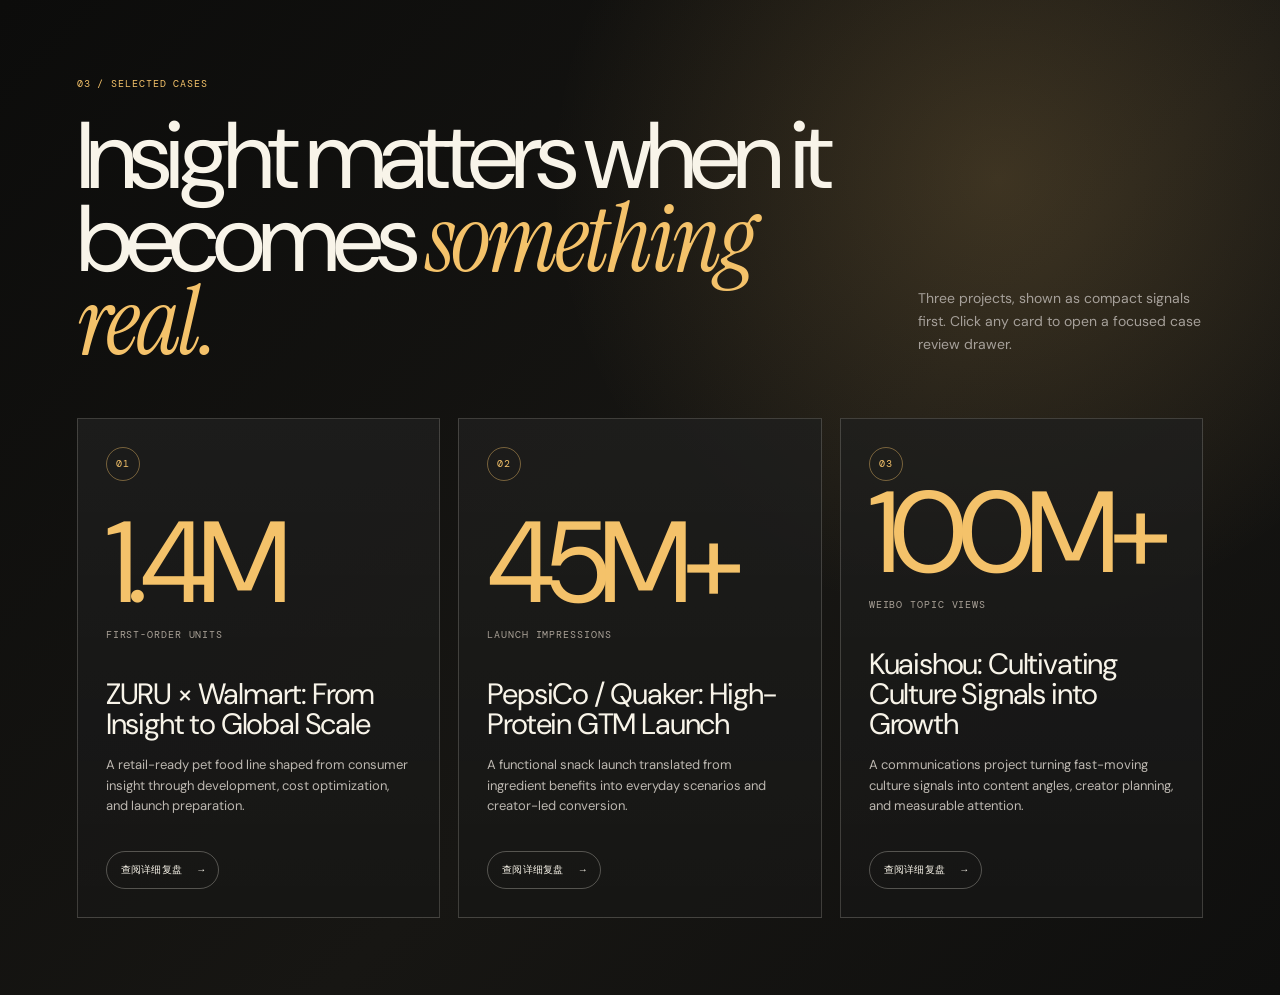
<file: demos/case-drawer-demo/index.html>
<!doctype html>
<html lang="en">
<head>
  <meta charset="UTF-8">
  <meta name="viewport" content="width=device-width, initial-scale=1">
  <title>Case Drawer Demo — Jovan Yan</title>
  <link rel="preconnect" href="https://fonts.googleapis.com">
  <link rel="preconnect" href="https://fonts.gstatic.com" crossorigin>
  <link href="https://fonts.googleapis.com/css2?family=DM+Mono:wght@300;400;500&family=DM+Sans:opsz,wght@9..40,300;9..40,400;9..40,500;9..40,600&family=Instrument+Serif:ital@0;1&display=swap" rel="stylesheet">
  <link rel="stylesheet" href="styles.css">
</head>
<body>
  <main class="demo-shell">
    <section class="case-module" aria-labelledby="case-module-title">
      <div class="section-kicker">03 / SELECTED CASES</div>
      <header class="case-module-header">
        <h1 id="case-module-title">Insight matters when it becomes <em>something real.</em></h1>
        <p>Three projects, shown as compact signals first. Click any card to open a focused case review drawer.</p>
      </header>

      <div class="case-grid" aria-label="Selected case studies">
        <article class="case-card" tabindex="0" role="button" aria-haspopup="dialog" data-case-id="zuru">
          <span class="case-index">01</span>
          <strong class="case-metric">1.4M</strong>
          <span class="case-label">first-order units</span>
          <h2>ZURU × Walmart: From Insight to Global Scale</h2>
          <p>A retail-ready pet food line shaped from consumer insight through development, cost optimization, and launch preparation.</p>
          <button class="case-trigger" type="button">查阅详细复盘 <span>→</span></button>
        </article>

        <article class="case-card" tabindex="0" role="button" aria-haspopup="dialog" data-case-id="quaker">
          <span class="case-index">02</span>
          <strong class="case-metric">45M+</strong>
          <span class="case-label">launch impressions</span>
          <h2>PepsiCo / Quaker: High-Protein GTM Launch</h2>
          <p>A functional snack launch translated from ingredient benefits into everyday scenarios and creator-led conversion.</p>
          <button class="case-trigger" type="button">查阅详细复盘 <span>→</span></button>
        </article>

        <article class="case-card" tabindex="0" role="button" aria-haspopup="dialog" data-case-id="kuaishou">
          <span class="case-index">03</span>
          <strong class="case-metric">100M+</strong>
          <span class="case-label">Weibo topic views</span>
          <h2>Kuaishou: Cultivating Culture Signals into Growth</h2>
          <p>A communications project turning fast-moving culture signals into content angles, creator planning, and measurable attention.</p>
          <button class="case-trigger" type="button">查阅详细复盘 <span>→</span></button>
        </article>
      </div>
    </section>
  </main>

  <div class="drawer-layer" hidden>
    <button class="drawer-scrim" type="button" aria-label="Close case drawer"></button>
    <aside class="case-drawer" role="dialog" aria-modal="true" aria-labelledby="drawer-title" aria-describedby="drawer-summary">
      <button class="drawer-close drawer-close-top" type="button" aria-label="Close case drawer">×</button>
      <div class="drawer-scroll">
        <span class="drawer-kicker"></span>
        <strong class="drawer-metric"></strong>
        <span class="drawer-label"></span>
        <h2 id="drawer-title"></h2>
        <p id="drawer-summary" class="drawer-summary"></p>
        <div class="drawer-content"></div>
        <button class="drawer-close drawer-close-bottom" type="button"><span>⌞</span> Close review</button>
      </div>
    </aside>
  </div>

  <script src="script.js"></script>
</body>
</html>
</file>
<file: demos/case-drawer-demo/styles.css>
:root {
  --paper: #f8f4e9;
  --ink: #181817;
  --dark: #10100f;
  --dark-soft: #191816;
  --line: rgba(248,244,233,.18);
  --muted: #a6a09a;
  --accent: #f4c26a;
  --blue: #243dff;
  --serif: "Instrument Serif", Georgia, serif;
  --sans: "DM Sans", Arial, sans-serif;
  --mono: "DM Mono", monospace;
}

* { box-sizing: border-box; }
html { scroll-behavior: smooth; }
body {
  min-height: 100vh;
  margin: 0;
  background:
    radial-gradient(circle at 78% 18%, rgba(244,194,106,.18), transparent 28rem),
    linear-gradient(135deg, #0c0c0b 0%, #171613 58%, #0f0f0e 100%);
  color: var(--paper);
  font-family: var(--sans);
}
button { font: inherit; }

.demo-shell {
  min-height: 100vh;
  display: grid;
  align-items: center;
  padding: clamp(34px, 6vw, 86px);
}

.case-module {
  width: min(1280px, 100%);
  margin: auto;
}

.section-kicker,
.case-index,
.case-label,
.drawer-kicker,
.drawer-label {
  color: var(--accent);
  font-family: var(--mono);
  font-size: 10px;
  letter-spacing: .09em;
  text-transform: uppercase;
}

.case-module-header {
  display: grid;
  grid-template-columns: minmax(0, 1.45fr) minmax(260px, .55fr);
  gap: 7vw;
  align-items: end;
  margin: 24px 0 54px;
}

.case-module-header h1 {
  max-width: 980px;
  margin: 0;
  font-size: clamp(48px, 7.4vw, 116px);
  font-weight: 400;
  line-height: .88;
  letter-spacing: -.065em;
}

.case-module-header em {
  color: var(--accent);
  font-family: var(--serif);
  font-style: italic;
  letter-spacing: -.035em;
}

.case-module-header p {
  margin: 0 0 8px;
  color: var(--muted);
  font-size: 14px;
  line-height: 1.65;
}

.case-grid {
  display: grid;
  grid-template-columns: repeat(3, minmax(0, 1fr));
  gap: 18px;
}

.case-card {
  min-height: 500px;
  position: relative;
  display: flex;
  flex-direction: column;
  padding: 28px;
  overflow: hidden;
  border: 1px solid var(--line);
  background:
    linear-gradient(180deg, rgba(255,255,255,.052), rgba(255,255,255,.018)),
    rgba(16,16,15,.82);
  cursor: pointer;
  isolation: isolate;
  transition: transform .28s cubic-bezier(.2,.7,.2,1), border-color .28s ease, background .28s ease;
}

.case-card::before {
  content: "";
  position: absolute;
  inset: 0;
  z-index: -1;
  opacity: 0;
  background: radial-gradient(circle at 18% 18%, rgba(244,194,106,.28), transparent 18rem);
  transition: opacity .28s ease;
}

.case-card:hover,
.case-card:focus-visible {
  transform: translateY(-10px);
  border-color: rgba(244,194,106,.62);
  background: rgba(21,20,18,.95);
  outline: none;
}

.case-card:hover::before,
.case-card:focus-visible::before { opacity: 1; }

.case-index {
  display: inline-grid;
  width: 34px;
  height: 34px;
  place-items: center;
  border: 1px solid rgba(244,194,106,.42);
  border-radius: 50%;
}

.case-metric {
  margin-top: auto;
  color: var(--accent);
  font-size: clamp(82px, 9vw, 150px);
  font-weight: 400;
  line-height: .74;
  letter-spacing: -.075em;
}

.case-label {
  display: block;
  margin: 22px 0 38px;
  color: #a9a197;
}

.case-card h2 {
  max-width: 380px;
  margin: 0 0 16px;
  font-size: clamp(25px, 2.3vw, 38px);
  font-weight: 400;
  line-height: 1.02;
  letter-spacing: -.04em;
}

.case-card p {
  max-width: 360px;
  margin: 0;
  color: #bcb7b0;
  font-size: 13px;
  line-height: 1.58;
}

.case-trigger {
  align-self: flex-start;
  margin-top: 34px;
  padding: 11px 14px;
  border: 1px solid rgba(248,244,233,.28);
  border-radius: 999px;
  background: transparent;
  color: var(--paper);
  font-family: var(--mono);
  font-size: 10px;
  letter-spacing: .02em;
  pointer-events: none;
  transition: border-color .25s ease, color .25s ease, transform .25s ease;
}

.case-card:hover .case-trigger,
.case-card:focus-visible .case-trigger {
  border-color: var(--accent);
  color: var(--accent);
  transform: translateX(4px);
}

.case-trigger span { display: inline-block; margin-left: 10px; }

.drawer-layer {
  position: fixed;
  inset: 0;
  z-index: 20;
  display: grid;
  place-items: center;
  padding: clamp(16px, 4vw, 54px);
}

.drawer-layer[hidden] { display: none; }

.drawer-layer.is-open .drawer-scrim { animation: scrimIn .28s ease both; }
.drawer-layer.is-open .case-drawer { animation: drawerFloatIn .44s cubic-bezier(.2,.7,.2,1) both; }

.drawer-scrim {
  position: absolute;
  inset: 0;
  border: 0;
  background: rgba(7,7,6,.58);
  backdrop-filter: blur(10px) saturate(118%);
  -webkit-backdrop-filter: blur(10px) saturate(118%);
}

.case-drawer {
  width: min(980px, 100%);
  max-height: min(780px, calc(100vh - 32px));
  position: relative;
  overflow: hidden;
  border: 1px solid rgba(248,244,233,.2);
  background:
    linear-gradient(135deg, rgba(248,244,233,.98), rgba(236,229,212,.98)),
    var(--paper);
  color: var(--ink);
  box-shadow: 0 34px 120px rgba(0,0,0,.52);
}

.drawer-scroll {
  max-height: min(780px, calc(100vh - 32px));
  overflow-y: auto;
  padding: clamp(28px, 5vw, 66px);
}

.drawer-close {
  border: 0;
  cursor: pointer;
}

.drawer-close-top {
  position: absolute;
  top: 18px;
  right: 18px;
  z-index: 2;
  width: 40px;
  height: 40px;
  border: 1px solid rgba(24,24,23,.26);
  border-radius: 50%;
  background: rgba(248,244,233,.82);
  color: var(--ink);
  font-size: 24px;
  line-height: 1;
}

.drawer-metric {
  display: block;
  margin: 34px 0 8px;
  color: var(--blue);
  font-size: clamp(76px, 12vw, 152px);
  font-weight: 400;
  line-height: .73;
  letter-spacing: -.08em;
}

.drawer-label { color: #625b50; }

.case-drawer h2 {
  max-width: 760px;
  margin: 44px 0 18px;
  font-size: clamp(42px, 6vw, 78px);
  font-weight: 400;
  line-height: .92;
  letter-spacing: -.06em;
}

.drawer-summary {
  max-width: 640px;
  margin: 0 0 42px;
  color: #4e493f;
  font-family: var(--serif);
  font-size: clamp(22px, 2.8vw, 32px);
  font-style: italic;
  line-height: 1.18;
}

.drawer-content {
  display: grid;
  grid-template-columns: repeat(2, minmax(0, 1fr));
  border-top: 1px solid rgba(24,24,23,.16);
  border-left: 1px solid rgba(24,24,23,.16);
}

.review-block {
  min-height: 190px;
  padding: 26px;
  border-right: 1px solid rgba(24,24,23,.16);
  border-bottom: 1px solid rgba(24,24,23,.16);
}

.review-block:last-child {
  grid-column: 1 / -1;
  background: rgba(36,61,255,.055);
}

.review-block b {
  display: block;
  margin-bottom: 28px;
  color: var(--blue);
  font-family: var(--mono);
  font-size: 10px;
  letter-spacing: .08em;
}

.review-block p {
  margin: 0;
  color: #3f3a32;
  font-size: 14px;
  line-height: 1.65;
}

.drawer-close-bottom {
  display: flex;
  align-items: center;
  gap: 12px;
  margin: 38px 0 0 auto;
  padding: 13px 18px;
  border: 1px solid rgba(24,24,23,.26);
  border-radius: 999px;
  background: var(--ink);
  color: var(--paper);
  font-family: var(--mono);
  font-size: 10px;
  letter-spacing: .04em;
}

.drawer-close-bottom span {
  color: var(--accent);
  font-size: 14px;
}

@keyframes scrimIn {
  from { opacity: 0; }
  to { opacity: 1; }
}

@keyframes drawerFloatIn {
  from { opacity: 0; transform: translateY(28px) scale(.965); }
  to { opacity: 1; transform: none; }
}

@media (max-width: 980px) {
  .demo-shell { align-items: start; }
  .case-module-header { grid-template-columns: 1fr; gap: 22px; }
  .case-grid { grid-template-columns: 1fr; }
  .case-card { min-height: 390px; }
  .drawer-content { grid-template-columns: 1fr; }
  .review-block:last-child { grid-column: auto; }
}

@media (max-width: 620px) {
  .demo-shell { padding: 86px 16px 32px; }
  .case-module-header h1 { font-size: 52px; }
  .case-card { min-height: 360px; padding: 22px; }
  .drawer-layer { padding: 10px; }
  .drawer-scroll { padding: 30px 22px; }
  .case-drawer h2 { font-size: 42px; }
  .drawer-summary { font-size: 22px; }
}

@media (prefers-reduced-motion: reduce) {
  * { animation: none !important; transition: none !important; scroll-behavior: auto !important; }
}
</file>
